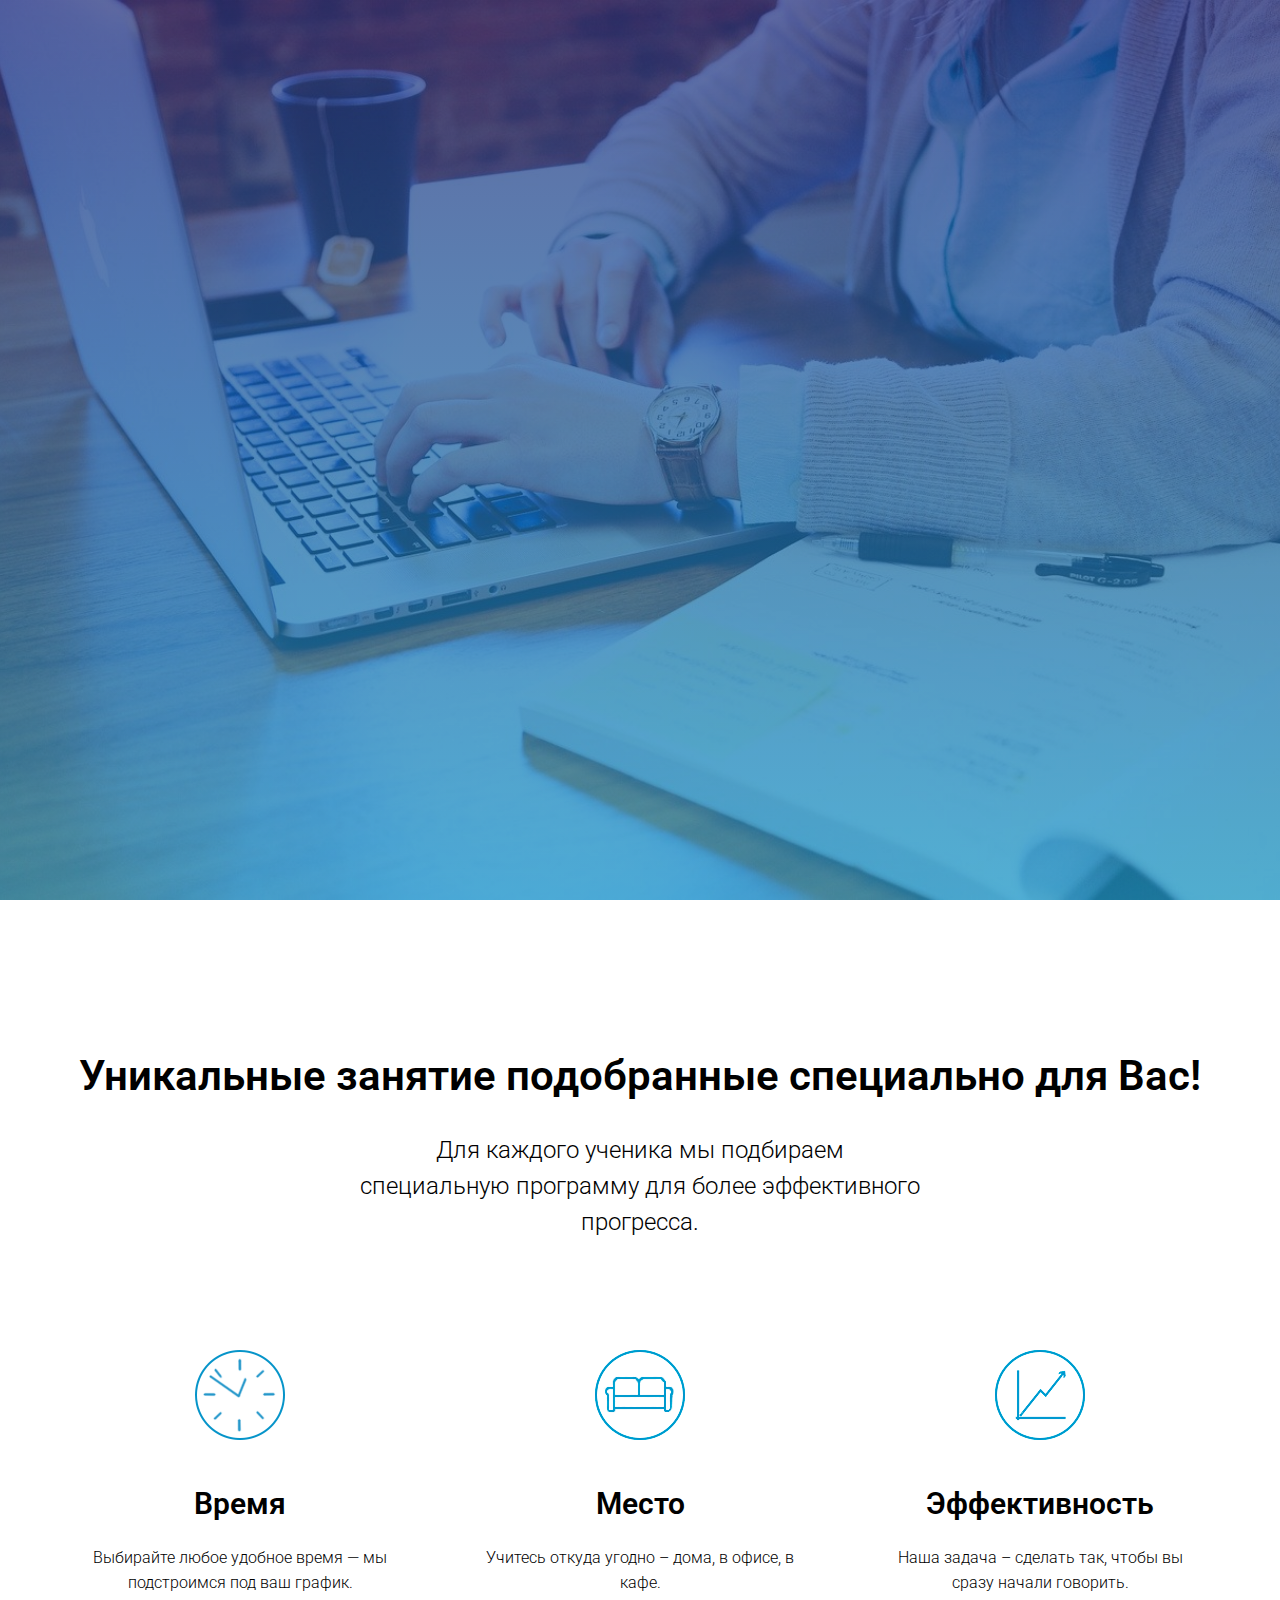
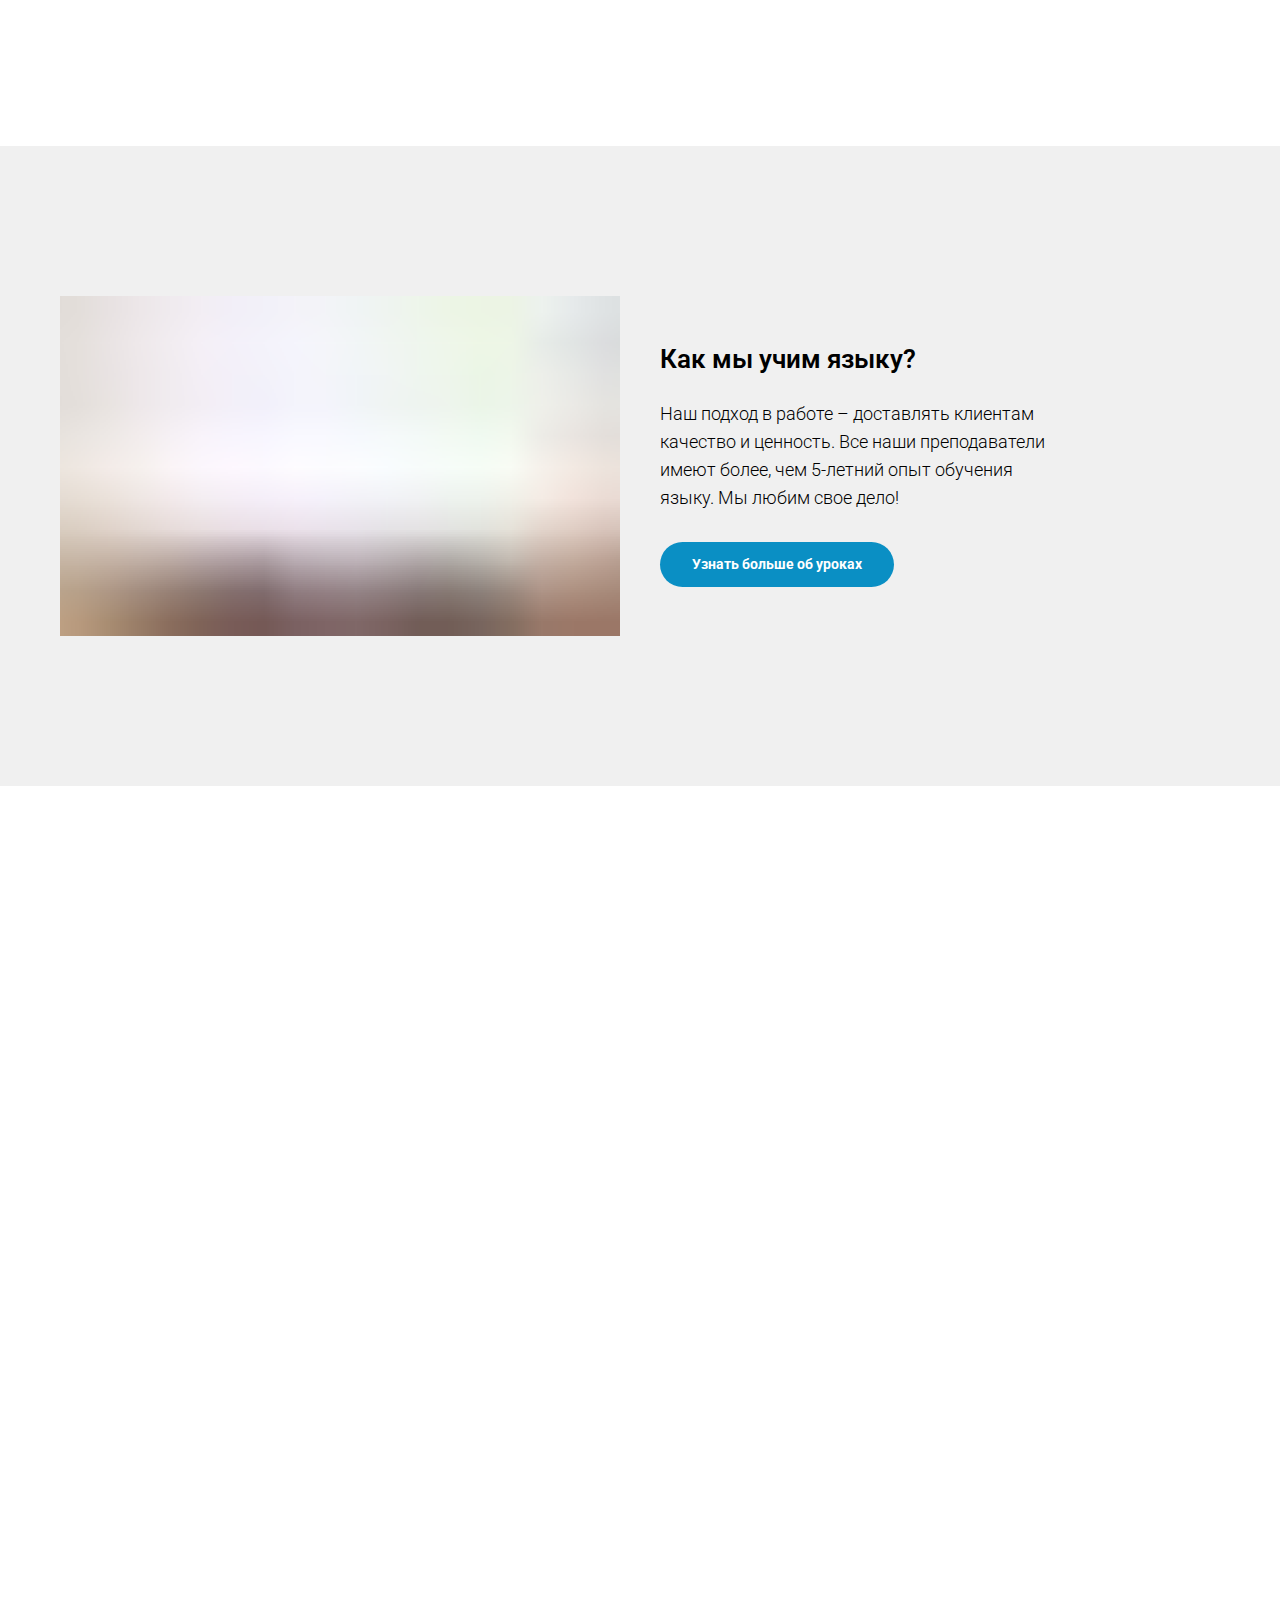
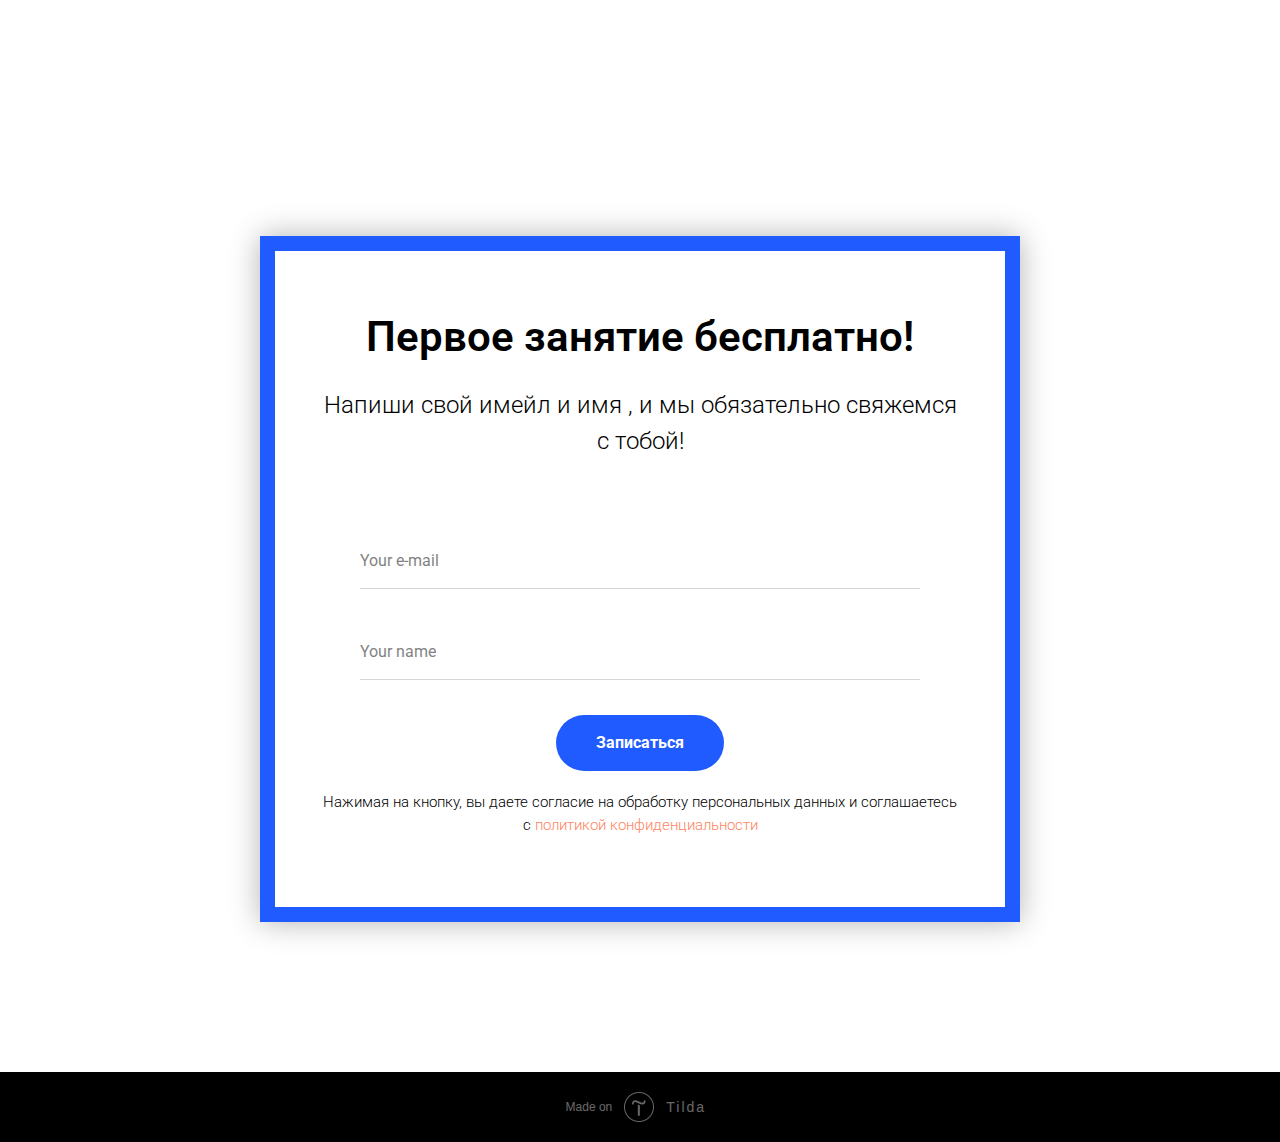
<file: index.html>
<!DOCTYPE html><html> <head><meta charset="utf-8" /><meta http-equiv="Content-Type" content="text/html; charset=utf-8" /><meta name="viewport" content="width=device-width, initial-scale=1.0" /><!--metatextblock--><title>Лендинг для языковой школы</title><meta name="description" content="Сделайте эффективный лендинг своему бизнесу" /><meta property="og:url" content="http://project3663148.tilda.ws" /><meta property="og:title" content="Лендинг для языковой школы" /><meta property="og:description" content="Сделайте эффективный лендинг своему бизнесу" /><meta property="og:type" content="website" /><meta property="og:image" content="images/tild3166-3561-4462-b935-336232653938__-__resize__504x__student-849825_1280.jpg" /><link rel="canonical" href="http://project3663148.tilda.ws"><!--/metatextblock--><meta property="fb:app_id" content="257953674358265" /><meta name="format-detection" content="telephone=no" /><meta http-equiv="x-dns-prefetch-control" content="on"><link rel="shortcut icon" href="images/tildafavicon.ico" type="image/x-icon" /><!-- Assets --><link rel="stylesheet" href="css/tilda-grid-3.0.min.css" type="text/css" media="all" /><link rel="stylesheet" href="css/tilda-blocks-2.12.css?t=1612958547" type="text/css" media="all" /> <link rel="stylesheet" href="css/tilda-animation-1.0.min.css" type="text/css" media="all" /><script src="js/jquery-1.10.2.min.js"></script><script src="js/tilda-scripts-2.8.min.js"></script><script src="js/tilda-blocks-2.7.js?t=1612958547"></script> <script src="js/lazyload-1.3.min.js" charset="utf-8"></script><script src="js/tilda-animation-1.0.min.js" charset="utf-8"></script><script src="js/tilda-forms-1.0.min.js" charset="utf-8"></script><script type="text/javascript">window.dataLayer = window.dataLayer || [];</script><script type="text/javascript">if((/bot|google|yandex|baidu|bing|msn|duckduckbot|teoma|slurp|crawler|spider|robot|crawling|facebook/i.test(navigator.userAgent))===false && typeof(sessionStorage)!='undefined' && sessionStorage.getItem('visited')!=='y'){	var style=document.createElement('style');	style.type='text/css';	style.innerHTML='@media screen and (min-width: 980px) {.t-records {opacity: 0;}.t-records_animated {-webkit-transition: opacity ease-in-out .2s;-moz-transition: opacity ease-in-out .2s;-o-transition: opacity ease-in-out .2s;transition: opacity ease-in-out .2s;}.t-records.t-records_visible {opacity: 1;}}';	document.getElementsByTagName('head')[0].appendChild(style);	$(document).ready(function() {	$('.t-records').addClass('t-records_animated');	setTimeout(function(){ $('.t-records').addClass('t-records_visible'); sessionStorage.setItem('visited','y');	},400);	});
}</script></head><body class="t-body" style="margin:0;"><!--allrecords--><div id="allrecords" data-tilda-export="yes" class="t-records" data-hook="blocks-collection-content-node" data-tilda-project-id="3663148" data-tilda-page-id="17212604" data-tilda-formskey="04e3179f92424dcc54594510d69c7e95" data-tilda-lazy="yes"><div id="rec279437797" class="r t-rec t-rec_pb_0" style="padding-bottom:0px; " data-record-type="205" ><!-- cover --><div class="t-cover" id="recorddiv279437797" bgimgfield="img" style="height:100vh; background-image:url('images/tild3166-3561-4462-b935-336232653938__-__resize__20x__student-849825_1280.jpg');" ><div class="t-cover__carrier" id="coverCarry279437797" data-content-cover-id="279437797" data-content-cover-bg="images/tild3166-3561-4462-b935-336232653938__student-849825_1280.jpg" data-content-cover-height="100vh" data-content-cover-parallax="fixed" style="height:100vh; "></div> <div class="t-cover__filter" style="height:100vh;background-image: -moz-linear-gradient(top, rgba(26,40,120,0.70), rgba(10,143,196,0.70));background-image: -webkit-linear-gradient(top, rgba(26,40,120,0.70), rgba(10,143,196,0.70));background-image: -o-linear-gradient(top, rgba(26,40,120,0.70), rgba(10,143,196,0.70));background-image: -ms-linear-gradient(top, rgba(26,40,120,0.70), rgba(10,143,196,0.70));background-image: linear-gradient(top, rgba(26,40,120,0.70), rgba(10,143,196,0.70));filter: progid:DXImageTransform.Microsoft.gradient(startColorStr='#4c1a2878', endColorstr='#4c0a8fc4');"></div><div class="t-container"> <div class="t-width t-width_10" style="margin:0 auto;"><div class="t-cover__wrapper t-valign_middle" style="height:100vh; position: relative;z-index:1;"> <div class="t182"> <div data-hook-content="covercontent"> <div class="t182__wrapper"> <div class="t182__title t-title t-title_xl t-animate" data-animate-style="zoomin" data-animate-group="yes" style="opacity:1;" field="title">Онлайн школа анлийского hofnet</div> <div class="t182__descr t-descr t-descr_lg t-animate" data-animate-style="zoomin" data-animate-group="yes" style="font-weight:400;opacity:1;" field="descr">Узучайте английский когда угодно и где угодно. Пробное занятие - бесплатно!</div> <div class="t182__buttons"> <a href="#rec279437803" target="" class="t-btn t-animate" data-animate-style="zoomin" data-animate-group="yes" style="color:#0a8fc4;background-color:#ffffff;border-radius:30px; -moz-border-radius:30px; -webkit-border-radius:30px;"><table style="width:100%; height:100%;"><tr><td>Попробовать бесплатно</td></tr></table></a> </div> </div> </div> </div> </div> </div> </div> </div> <style>#rec279437797 .t-btn[data-btneffects-first],
#rec279437797 .t-btn[data-btneffects-second],
#rec279437797 .t-submit[data-btneffects-first],
#rec279437797 .t-submit[data-btneffects-second] {	position: relative; overflow: hidden; -webkit-transform: translate3d(0,0,0); transform: translate3d(0,0,0);
}</style><script type="text/javascript">$(document).ready(function() {
});</script></div><div id="rec279437798" class="r t-rec t-rec_pt_150 t-rec_pb_150" style="padding-top:150px;padding-bottom:150px; " data-record-type="490" ><!-- t490 --><div class="t490"><div class="t-section__container t-container"><div class="t-col t-col_12"><div class="t-section__topwrapper t-align_center"><div class="t-section__title t-title t-title_xs" field="btitle"><div style="line-height:52px;" data-customstyle="yes">Уникальные занятие подобранные специально для Вас!<br /></div></div><div class="t-section__descr t-descr t-descr_xl t-margin_auto" field="bdescr">Для каждого ученика мы подбираем специальную программу для более эффективного прогресса.<br /></div></div></div></div><div class="t-container"> <div class="t490__col t-col t-col_4 t-align_center t-item"> <img src="images/tild3763-3665-4462-b539-613766646438__-__empty__timel.png" data-original="images/tild3763-3665-4462-b539-613766646438__timel.png" class="t490__img t-img" imgfield="li_img__1476968690512" /> <div class="t490__wrappercenter "> <div class="t-heading t-heading_md" style="" field="li_title__1476968690512">Время</div> <div class="t-descr t-descr_xs" style="" field="li_descr__1476968690512">Выбирайте любое удобное время — мы подстроимся под ваш график.</div> </div> </div> <div class="t490__col t-col t-col_4 t-align_center t-item"> <img src="images/tild3637-3434-4532-a230-333937333531__-__empty__placel.png" data-original="images/tild3637-3434-4532-a230-333937333531__placel.png" class="t490__img t-img" imgfield="li_img__1476968700508" /> <div class="t490__wrappercenter "> <div class="t-heading t-heading_md" style="" field="li_title__1476968700508">Место</div> <div class="t-descr t-descr_xs" style="" field="li_descr__1476968700508">Учитесь откуда угодно – дома, в офисе, в кафе.<br /></div> </div> </div> <div class="t490__col t-col t-col_4 t-align_center t-item"> <img src="images/tild6662-3061-4133-a163-613332643866__-__empty__effiencyl.png" data-original="images/tild6662-3061-4133-a163-613332643866__effiencyl.png" class="t490__img t-img" imgfield="li_img__1476968722790" /> <div class="t490__wrappercenter "> <div class="t-heading t-heading_md" style="" field="li_title__1476968722790">Эффективность</div> <div class="t-descr t-descr_xs" style="" field="li_descr__1476968722790">Наша задача – сделать так, чтобы вы сразу начали говорить.<br /></div> </div> </div></div></div></div><div id="rec279437799" class="r t-rec t-rec_pt_150 t-rec_pb_150" style="padding-top:150px;padding-bottom:150px;background-color:#f0f0f0; " data-record-type="509" data-bg-color="#f0f0f0"><!-- t509 --><div class="t509"><div class="t-container"><div class="t509__colwrapper t-col t-col_12 "> <div class="t509__col t-col t-col_6 t509__mobileimg"><div class="t509__blockimg t-bgimg" bgimgfield="li_img__1476897695209" data-original="images/tild6266-3934-4139-b061-346430376162__literature-3033196_6.jpg" style="background-image:url('images/tild6266-3934-4139-b061-346430376162__-__resizeb__20x__literature-3033196_6.jpg');" data-image-width="560" data-image-height="340"></div></div><div class="t509__col t-col t-col_6 t509__leftcol t509__desktopimg"><div class="t509__imgwrapper" style=""> <meta itemprop="image" content="images/tild6266-3934-4139-b061-346430376162__-__resizeb__20x__literature-3033196_6.jpg"><div class="t509__blockimg t-bgimg" bgimgfield="li_img__1476897695209" data-original="images/tild6266-3934-4139-b061-346430376162__literature-3033196_6.jpg" style="background-image:url('images/tild6266-3934-4139-b061-346430376162__-__resizeb__20x__literature-3033196_6.jpg');" data-image-width="560" data-image-height="340"></div></div></div><div class="t509__col t-col t-col_6 t509__rightcol"><div class="t509__textwrapper t-align_left" style="max-width:400px;"><div class="t509__content t-valign_middle"><div class="t509__box"><div class="t509__title t-heading t-heading_xs t-margin_auto" field="li_title__1476897695209" style="">Как мы учим языку?</div><div class="t509__descr t-descr t-descr_sm t-margin_auto" field="li_descr__1476897695209" style="">Наш подход в работе – доставлять клиентам качество и ценность. Все наши преподаватели имеют более, чем 5-летний опыт обучения языку. Мы любим свое дело!<br /></div><a href="#rec279437803" target="" class="t-btn t-btn_sm" style="color:#ffffff;background-color:#0a8fc4;border-radius:30px; -moz-border-radius:30px; -webkit-border-radius:30px;"><table style="width:100%; height:100%;"><tr><td>Узнать больше об уроках</td></tr></table></a></div></div></div></div></div></div></div><script type="text/javascript"> $(window).resize(function() { t509_setHeight('279437799'); }); $(document).ready(function() { t509_setHeight('279437799'); $('.t509').bind('displayChanged',function(){ t509_setHeight('279437799'); }); });</script></div><div id="rec279437800" class="r t-rec t-rec_pt_150 t-rec_pb_150" style="padding-top:150px;padding-bottom:150px; " data-record-type="490" ><!-- t490 --><div class="t490"><div class="t-section__container t-container"><div class="t-col t-col_12"><div class="t-section__topwrapper t-align_center"><div class="t-section__title t-title t-title_xs" field="btitle">Начать учить английский просто</div></div></div></div><div class="t-container"> <div class="t490__col t-col t-col_4 t-align_center t-item"> <img src="images/tild6138-3232-4130-b962-653230666161__-__empty__111.png" data-original="images/tild6138-3232-4130-b962-653230666161__111.png" class="t490__img t-img" imgfield="li_img__1476968690512" /> <div class="t490__wrappercenter "> <div class="t-name t-name_xl" style="" field="li_title__1476968690512">Выбор преподавателя</div> <div class="t-descr t-descr_xs" style="" field="li_descr__1476968690512">Все наши преподаватели — дипломированные специалисты с многолетним опытом обучения.<br /></div> </div> </div> <div class="t490__col t-col t-col_4 t-align_center t-item"> <img src="images/tild3364-3363-4531-a436-383463653465__-__empty__222.png" data-original="images/tild3364-3363-4531-a436-383463653465__222.png" class="t490__img t-img" imgfield="li_img__1476968700508" /> <div class="t490__wrappercenter "> <div class="t-name t-name_xl" style="" field="li_title__1476968700508">Первый урок бесплатно</div> <div class="t-descr t-descr_xs" style="" field="li_descr__1476968700508">Получите личную консультацию от преподавателя в течение 30 минут совершенно бесплатно.<br /></div> </div> </div> <div class="t490__col t-col t-col_4 t-align_center t-item"> <img src="images/tild6636-3838-4531-b333-383538323961__-__empty__333.png" data-original="images/tild6636-3838-4531-b333-383538323961__333.png" class="t490__img t-img" imgfield="li_img__1476968722790" /> <div class="t490__wrappercenter "> <div class="t-name t-name_xl" style="" field="li_title__1476968722790">Диплом</div> <div class="t-descr t-descr_xs" style="" field="li_descr__1476968722790">В конце обучения вы сдаете экзамен, и вам выдается диплом об окончании.</div> </div> </div></div><div class="t-section__container t-container"><div class="t-col t-col_12"><div class="t-section__bottomwrapper t-clear t-align_center "><a href="#rec279437803" target="" class="t-btn" style="color:#0a8fc4;border:2px solid #0a8fc4;border-radius:30px; -moz-border-radius:30px; -webkit-border-radius:30px;"><table style="width:100%; height:100%;"><tr><td>Попробовать бесплатно</td></tr></table></a></div></div></div> </div></div><div id="rec279437803" class="r t-rec t-rec_pt_150 t-rec_pb_150" style="padding-top:150px;padding-bottom:150px; " data-animationappear="off" data-record-type="696" ><!-- t696 --><div class="t696"><div class="t-container"> <div class="t-width t-width_8 t696__mainblock"> <div class="t696__mainwrapper"> <div class="t696__content" style=" border-width: 15px; box-shadow: 0px 0px 29px 0px rgba(0, 0, 0, 0.3);"> <div class="t696__text-wrapper t-align_center"> <div class="t696__title t-title t-title_xs t-margin_auto" style="" field="title">Первое занятие бесплатно!</div> <div class="t696__descr t-descr t-descr_xl t-margin_auto" style="" field="descr">Напиши свой имейл и имя , и мы обязательно свяжемся с тобой!</div> </div> <div> <form id="form279437803" name='form279437803' role="form" action='' method='POST' data-formactiontype="0" data-inputbox=".t-input-group" class="t-form js-form-proccess t-form_inputs-total_2 t-form_bbonly " data-success-callback="t696_onSuccess" > <!-- NO ONE SERVICES CONNECTED --> <input type="hidden" name="tildaspec-formname" tabindex="-1" value="last"> <div class="js-successbox t-form__successbox t-text t-text_md" style="display:none;"></div> <div class="t-form__inputsbox"> <div class="t-input-group t-input-group_em" data-input-lid="1495629963726"> <div class="t-input-block"> <input type="text" name="Email" class="t-input js-tilda-rule t-input_bbonly" value="" placeholder="Your e-mail" data-tilda-req="1" data-tilda-rule="email" style="color:#000000; border:1px solid #d6d6d6; "> <div class="t-input-error"></div> </div> </div> <div class="t-input-group t-input-group_nm" data-input-lid="1495630353482"> <div class="t-input-block"> <input type="text" name="Name" class="t-input js-tilda-rule t-input_bbonly" value="" placeholder="Your name" data-tilda-rule="name" style="color:#000000; border:1px solid #d6d6d6; "> <div class="t-input-error"></div> </div> </div><div class="t-form__errorbox-middle"> <div class="js-errorbox-all t-form__errorbox-wrapper" style="display:none;"> <div class="t-form__errorbox-text t-text t-text_md"> <p class="t-form__errorbox-item js-rule-error js-rule-error-all"></p> <p class="t-form__errorbox-item js-rule-error js-rule-error-req"></p> <p class="t-form__errorbox-item js-rule-error js-rule-error-email"></p> <p class="t-form__errorbox-item js-rule-error js-rule-error-name"></p> <p class="t-form__errorbox-item js-rule-error js-rule-error-phone"></p> <p class="t-form__errorbox-item js-rule-error js-rule-error-minlength"></p> <p class="t-form__errorbox-item js-rule-error js-rule-error-string"></p> </div> </div></div> <div class="t-form__submit"> <button type="submit" class="t-submit" style="color:#ffffff;background-color:#1f5bff;border-radius:30px; -moz-border-radius:30px; -webkit-border-radius:30px;" >Записаться</button> </div> </div> <div class="t-form__errorbox-bottom"> <div class="js-errorbox-all t-form__errorbox-wrapper" style="display:none;"> <div class="t-form__errorbox-text t-text t-text_md"> <p class="t-form__errorbox-item js-rule-error js-rule-error-all"></p> <p class="t-form__errorbox-item js-rule-error js-rule-error-req"></p> <p class="t-form__errorbox-item js-rule-error js-rule-error-email"></p> <p class="t-form__errorbox-item js-rule-error js-rule-error-name"></p> <p class="t-form__errorbox-item js-rule-error js-rule-error-phone"></p> <p class="t-form__errorbox-item js-rule-error js-rule-error-minlength"></p> <p class="t-form__errorbox-item js-rule-error js-rule-error-string"></p> </div> </div> </div> </form><style>#rec279437803 input::-webkit-input-placeholder {color:#000000; opacity: 0.5;}	#rec279437803 input::-moz-placeholder {color:#000000; opacity: 0.5;}	#rec279437803 input:-moz-placeholder {color:#000000; opacity: 0.5;}	#rec279437803 input:-ms-input-placeholder {color:#000000; opacity: 0.5;}	#rec279437803 textarea::-webkit-input-placeholder {color:#000000; opacity: 0.5;}	#rec279437803 textarea::-moz-placeholder {color:#000000; opacity: 0.5;}	#rec279437803 textarea:-moz-placeholder {color:#000000; opacity: 0.5;}	#rec279437803 textarea:-ms-input-placeholder {color:#000000; opacity: 0.5;}</style> </div> <div class="t696__form-bottom-text t-text t-text_xs t-align_center" field="text">Нажимая на кнопку, вы даете согласие на обработку персональных данных и соглашаетесь c <a href="policy.html" style="">политикой конфиденциальности</a></div> </div></div> </div></div></div><style>#rec279437803 .t-btn[data-btneffects-first],
#rec279437803 .t-btn[data-btneffects-second],
#rec279437803 .t-submit[data-btneffects-first],
#rec279437803 .t-submit[data-btneffects-second] {	position: relative; overflow: hidden; -webkit-transform: translate3d(0,0,0); transform: translate3d(0,0,0);
}</style><script type="text/javascript">$(document).ready(function() {
});</script></div></div><!--/allrecords--><!-- Tilda copyright. Don't remove this line --><div class="t-tildalabel " id="tildacopy" data-tilda-sign="3663148#17212604"><a href="https://tilda.cc/?upm=3663148" class="t-tildalabel__link"><div class="t-tildalabel__wrapper"><div class="t-tildalabel__txtleft">Made on </div><div class="t-tildalabel__wrapimg"><img src="images/tildacopy.png" class="t-tildalabel__img"></div><div class="t-tildalabel__txtright">Tilda</div></div></a></div><!-- Stat --><script type="text/javascript">if (! window.mainTracker) { window.mainTracker = 'tilda'; }	(function (d, w, k, o, g) { var n=d.getElementsByTagName(o)[0],s=d.createElement(o),f=function(){n.parentNode.insertBefore(s,n);}; s.type = "text/javascript"; s.async = true; s.key = k; s.id = "tildastatscript"; s.src=g; if (w.opera=="[object Opera]") {d.addEventListener("DOMContentLoaded", f, false);} else { f(); } })(document, window, 'cd2d243b15a958b6b10a6031ef637e96','script','https://static.tildacdn.com/js/tildastat-0.2.min.js');</script></body></html>
</file>
<file: css/tilda-blocks-2.12.css>
@import url(https://fonts.googleapis.com/css?family=Roboto:300,400,500,600,700&subset=latin,cyrillic);.t-body{margin:0}#allrecords{-webkit-font-smoothing:antialiased;background-color:none}#allrecords a{color:#ff8562;text-decoration:none}#allrecords a[href^=tel]{color:inherit;text-decoration:none}#allrecords ol{padding-left:22px}#allrecords ul{padding-left:20px}#allrecords b,#allrecords strong{font-weight:700}@media print{body,html{min-width:1200px;max-width:1200px;padding:0;margin:0 auto;border:none}}.t-text{font-family:'Roboto',Arial,sans-serif;font-weight:300;color:#000}.t-text_xs{font-size:15px;line-height:1.55}.t-text_sm{font-size:18px;line-height:1.55}.t-text_md{font-size:20px;line-height:1.55}.t-text_lg{font-size:22px;line-height:1.55}.t-text_weight_plus{font-weight:400}.t-text-impact{font-family:'Roboto',Arial,sans-serif;font-weight:300;color:#000}.t-text-impact_xs{font-size:26px;line-height:1.5}.t-text-impact_sm{font-size:32px;line-height:1.35}.t-text-impact_md{font-size:38px;line-height:1.35}.t-text-impact_lg{font-size:42px;line-height:1.23}.t-name{font-family:'Roboto',Arial,sans-serif;font-weight:600;color:#000}.t-name_xs{font-size:16px;line-height:1.35}.t-name_sm{font-size:18px;line-height:1.35}.t-name_md{font-size:20px;line-height:1.35}.t-name_lg{font-size:22px;line-height:1.35}.t-name_xl{font-size:24px;line-height:1.35}.t-heading{font-family:'Roboto',Arial,sans-serif;font-weight:600;color:#000}.t-heading_xs{font-size:26px;line-height:1.23}.t-heading_sm{font-size:28px;line-height:1.17}.t-heading_md{font-size:30px;line-height:1.17}.t-heading_lg{font-size:32px;line-height:1.17}.t-title{font-family:'Roboto',Arial,sans-serif;font-weight:600;color:#000}.t-title_xxs{font-size:36px;line-height:1.23}.t-title_xs{font-size:42px;line-height:1.23}.t-title_sm{font-size:48px;line-height:1.23}.t-title_md{font-size:52px;line-height:1.23}.t-title_lg{font-size:64px;line-height:1.23}.t-title_xl{font-size:72px;line-height:1.17}.t-title_xxl{font-size:82px;line-height:1.17}.t-descr{font-family:'Roboto',Arial,sans-serif;font-weight:300;color:#000}.t-descr_xxs{font-size:14px;line-height:1.55}.t-descr_xs{font-size:16px;line-height:1.55}.t-descr_sm{font-size:18px;line-height:1.55}.t-descr_md{font-size:20px;line-height:1.55}.t-descr_lg{font-size:22px;line-height:1.55}.t-descr_xl{font-size:24px;line-height:1.5}.t-descr_xxl{font-size:26px;line-height:1.45}.t-descr_xxxl{font-size:30px;line-height:1.45;letter-spacing:.45}.t-uptitle{font-family:'Roboto',Arial,sans-serif;font-weight:600;color:#000;letter-spacing:2.5px}.t-uptitle_xs{font-size:12px}.t-uptitle_sm{font-size:14px}.t-uptitle_md{font-size:16px}.t-uptitle_lg{font-size:18px}.t-uptitle_xl{font-size:20px;letter-spacing:2px}.t-uptitle_xxl{font-size:22px;letter-spacing:2px}.t-uptitle_xxxl{font-size:24px;letter-spacing:2px}@media screen and (max-width:1200px){.t-text_xs{font-size:14px}.t-text_sm{font-size:16px}.t-text_md{font-size:18px}.t-text_lg{font-size:20px}.t-text-impact_md{font-size:30px}.t-descr_xxs{font-size:12px}.t-descr_xs{font-size:14px}.t-descr_sm{font-size:16px}.t-descr_md{font-size:18px}.t-descr_lg{font-size:20px}.t-descr_xl{font-size:22px}.t-descr_xxl{font-size:22px}.t-descr_xxxl{font-size:26px}.t-uptitle_md{font-size:14px}.t-uptitle_lg{font-size:16px}.t-uptitle_xl{font-size:18px}.t-uptitle_xxl{font-size:20px}.t-uptitle_xxxl{font-size:22px}.t-title_xxs{font-size:32px}.t-title_xs{font-size:38px}.t-title_sm{font-size:44px}.t-title_md{font-size:48px}.t-title_lg{font-size:60px}.t-title_xl{font-size:68px}.t-title_xxl{font-size:78px}.t-name_xs{font-size:14px}.t-name_sm{font-size:16px}.t-name_md{font-size:18px}.t-name_lg{font-size:20px}.t-name_xl{font-size:22px}.t-heading_xs{font-size:24px}.t-heading_sm{font-size:26px}.t-heading_md{font-size:28px}.t-heading_lg{font-size:30px}}@media screen and (max-width:640px){.t-text_xs{font-size:12px;line-height:1.45}.t-text_sm{font-size:14px;line-height:1.45}.t-text_md{font-size:16px;line-height:1.45}.t-text_lg{font-size:18px;line-height:1.45}.t-text-impact_sm{font-size:22px}.t-text-impact_md{font-size:26px}.t-text-impact_lg{font-size:28px}.t-descr_xs{font-size:12px;line-height:1.45}.t-descr_sm{font-size:14px;line-height:1.45}.t-descr_md{font-size:16px;line-height:1.45}.t-descr_lg{font-size:18px;line-height:1.45}.t-descr_xl{font-size:20px;line-height:1.4}.t-descr_xxl{font-size:20px}.t-descr_xxxl{font-size:22px}.t-uptitle_xs{font-size:10px}.t-uptitle_sm{font-size:10px}.t-uptitle_md{font-size:12px}.t-uptitle_lg{font-size:14px}.t-uptitle_xl{font-size:16px}.t-uptitle_xxl{font-size:18px}.t-uptitle_xxxl{font-size:20px}.t-title_xxs{font-size:28px}.t-title_xs{font-size:30px}.t-title_sm{font-size:30px}.t-title_md{font-size:30px}.t-title_lg{font-size:30px}.t-title_xl{font-size:32px}.t-title_xxl{font-size:36px}.t-name_xs{font-size:12px}.t-name_sm{font-size:14px}.t-name_md{font-size:16px}.t-name_lg{font-size:18px}.t-name_xl{font-size:20px}.t-heading_xs{font-size:22px}.t-heading_sm{font-size:24px}.t-heading_md{font-size:24px}.t-heading_lg{font-size:26px}}@media screen and (max-width:480px){.t-title_xl{font-size:30px}.t-title_xxl{font-size:30px}}.t-records{-webkit-font_smoothing:antialiased;background-color:none}.t-records a{color:#ff8562;text-decoration:none}.t-records a[href^=tel]{color:inherit;text-decoration:none}.t-records ol{padding-left:22px;margin-top:0;margin-bottom:10px}.t-records ul{padding-left:20px;margin-top:0;margin-bottom:10px}.t-cover{height:700px;width:100%;-webkit-background-size:cover;-moz-background-size:cover;-o-background-size:cover;background-size:cover;background-color:#000;background-repeat:no-repeat;background-position:center center;text-align:center;vertical-align:middle;position:relative;background-attachment:fixed;overflow:hidden}.t-cover__carrier{height:700px;width:100%;background-size:cover;-webkit-background-size:cover;-moz-background-size:cover;-o-background-size:cover;background-repeat:no-repeat;background-position:center center;text-align:center;vertical-align:middle;position:relative;background-attachment:fixed;transform:translate3d(0,0,0);-webkit-transform:translate3d(0,0,0);-moz-transform:unset}@supports (-ms-ime-align:auto){.t-cover__carrier{transform:unset}}.t-cover__carrier.loading{opacity:0}.t-cover__carrier[data-content-cover-bg=""].loading{opacity:1!important}.t-cover__carrier.loaded{opacity:1;transition:opacity 700ms}@media screen and (max-device-width:1024px){.t-cover{background-attachment:scroll}.t-cover__carrier{background-attachment:scroll}}@media print{.t-cover{background-attachment:scroll}.t-cover__carrier{background-attachment:scroll}}.t-cover__filter{height:700px;width:100%;position:absolute;top:0;left:0}.t-cover .t-container,.t-cover .t-container_100,.t-cover .t-container_10,.t-cover .t-container_8{position:absolute;top:0;left:0;bottom:0;right:0}.t-cover__wrapper{height:700px;display:table-cell;width:1200px}.t-cover__wrapper span.space{display:inline-block;height:100%;width:1px}@media screen and (max-width:640px){.t-cover{height:400px;background-attachment:fixed}.t-cover__carrier{background-attachment:scroll!important;background-size:cover;background-position:center center}.t-cover__filter{height:400px}.t-cover__wrapper{height:400px}}@-webkit-keyframes t-arrow-bottom{0%{-moz-transform:translateY(0);-ms-transform:translateY(0);-webkit-transform:translateY(0);-o-transform:translateY(0);transform:translateY(0)}50%{-moz-transform:translateY(-7px);-ms-transform:translateY(-7px);-webkit-transform:translateY(-7px);-o-transform:translateY(-7px);transform:translateY(-7px)}55%{-moz-transform:translateY(-7px);-ms-transform:translateY(-7px);-webkit-transform:translateY(-7px);-o-transform:translateY(-7px);transform:translateY(-7px)}100%{-moz-transform:translateY(0);-ms-transform:translateY(0);-webkit-transform:translateY(0);-o-transform:translateY(0);transform:translateY(0)}}@keyframes t-arrow-bottom{0%{-moz-transform:translateY(0);-ms-transform:translateY(0);-webkit-transform:translateY(0);-o-transform:translateY(0);transform:translateY(0)}50%{-moz-transform:translateY(-7px);-ms-transform:translateY(-7px);-webkit-transform:translateY(-7px);-o-transform:translateY(-7px);transform:translateY(-7px)}55%{-moz-transform:translateY(-7px);-ms-transform:translateY(-7px);-webkit-transform:translateY(-7px);-o-transform:translateY(-7px);transform:translateY(-7px)}100%{-moz-transform:translateY(0);-ms-transform:translateY(0);-webkit-transform:translateY(0);-o-transform:translateY(0);transform:translateY(0)}}.t-cover__arrow-wrapper_animated{animation:t-arrow-bottom 1.7s infinite ease}.t-cover__arrow{position:absolute;z-index:9;bottom:40px;right:0;left:0;text-align:center}.t-cover__arrow-wrapper{display:inline-block;-webkit-transition:all ease-in-out 0.2s;-moz-transition:all ease-in-out 0.2s;-o-transition:all ease-in-out 0.2s;transition:all ease-in-out 0.2s;cursor:pointer}.t-cover__arrow-wrapper:hover{opacity:.7}.t-cover__arrow-svg{fill:#fff}@media screen and (max-width:640px){.t-cover__arrow_mobile{-moz-transform:scale(.7);-ms-transform:scale(.7);-webkit-transform:scale(.7);-o-transform:scale(.7);transform:scale(.7)}.t-cover__arrow{bottom:14px}}.t-btn{display:inline-block;font-family:'Roboto',Arial,sans-serif;height:60px;border:0 none;font-size:16px;padding-left:60px;padding-right:60px;text-align:center;white-space:nowrap;vertical-align:middle;font-weight:700;background-image:none;cursor:pointer;-webkit-appearance:none;-webkit-user-select:none;-moz-user-select:none;-ms-user-select:none;-o-user-select:none;user-select:none;-webkit-box-sizing:border-box;-moz-box-sizing:border-box;box-sizing:border-box}.t-btn td{vertical-align:middle}.t-btn_sending{opacity:.5}@media screen and (max-width:640px){.t-btn{white-space:normal;padding-left:30px;padding-right:30px}}.t-btn_xs{height:35px;font-size:13px;padding-left:15px;padding-right:15px}.t-btn_sm{height:45px;font-size:14px;padding-left:30px;padding-right:30px}.t-btn_lg{height:60px;font-size:22px;padding-left:70px;padding-right:70px}.t-btn_xl{height:80px;font-size:26px;padding-left:80px;padding-right:80px}.t-btn_xxl{height:100px;font-size:30px;padding-left:90px;padding-right:90px}@media screen and (max-width:640px){.t-btn_sm{padding-left:20px;padding-right:20px}.t-btn_lg{font-size:18px;padding-left:40px;padding-right:40px}.t-btn_xl{font-size:22px;padding-left:50px;padding-right:50px}.t-btn_xxl{font-size:26px;padding-left:60px;padding-right:60px}}.t-submit{font-family:'Roboto',Arial,sans-serif;text-align:center;height:60px;border:0 none;font-size:16px;padding-left:60px;padding-right:60px;-webkit-appearance:none;font-weight:700;white-space:nowrap;background-image:none;cursor:pointer;margin:0;-webkit-box-sizing:border-box;-moz-box-sizing:border-box;box-sizing:border-box;outline:none;background:transparent}.t-submit_sending{opacity:.5}@media screen and (max-width:640px){.t-submit{white-space:normal;padding-left:30px;padding-right:30px}}.t-input{margin:0;font-family:'Roboto',Arial,sans-serif;font-size:100%;height:60px;padding:0 20px;font-size:16px;line-height:1.33;width:100%;border:0 none;-webkit-box-sizing:border-box;-moz-box-sizing:border-box;box-sizing:border-box;outline:none;-webkit-appearance:none;border-radius:0}.t-input::-moz-focus-inner{padding:0;border:0}.t-input_bbonly{outline:none;padding-left:0!important;padding-right:0!important;border-top:0!important;border-right:0!important;border-left:0!important;background-color:transparent!important;border-radius:0!important;border-bottom:1px solid}.t-input_pvis{padding:26px 20px 10px 20px}.t-input__vis-ph{font-size:16px;font-family:'Roboto',Arial,sans-serif;line-height:1;opacity:.5;position:absolute;left:20px;top:22px;height:16px;-webkit-transform:translateZ(0);transform:translateZ(0);-webkit-transition:transform 0.2s linear;transition:transform 0.2s linear;-webkit-transform-origin:left;transform-origin:left;pointer-events:none;white-space:nowrap}.t-input:focus~.t-input__vis-ph,.t-input_has-content+.t-input__vis-ph{-webkit-transform:translateY(-12px) scale(.7);transform:translateY(-12px) scale(.7)}.t-input:invalid{box-shadow:none}.t-input-group_cb div[data-customstyle=yes]{display:inline;vertical-align:middle}.t-form_bbonly .t-input__vis-ph{left:0px!important}.t-form_bbonly .js-error-control-box .t-input__vis-ph{left:10px!important}.t-input-group_ta textarea.t-input{resize:vertical}.t-select{width:100%;box-sizing:border-box;cursor:pointer;height:60px;padding:0 45px 0 20px;font-family:'Roboto',Arial,sans-serif;font-size:16px;line-height:1.33;outline:0;border:0;border-radius:0;background:transparent;-webkit-appearance:none;appearance:none;-moz-appearance:none}.t-select_bbonly{outline:none;padding-left:0!important;padding-right:0!important;border-top:0!important;border-right:0!important;border-left:0!important;background-color:transparent!important;border-radius:0!important}.t-select_bbonly option{color:#000;background-color:#fff}.t-select__wrapper{position:relative}.t-select__wrapper:after{content:' ';width:0;height:0;border-style:solid;border-width:6px 5px 0 5px;border-color:#000 transparent transparent transparent;position:absolute;right:20px;top:0;bottom:0;margin:auto;pointer-events:none}.t-select::-ms-expand{width:0;height:0;opacity:0}.t-select__wrapper_bbonly::after{right:0px!important}.t-checkbox__control{display:block;position:relative;cursor:pointer}.t-checkbox__control .t-checkbox{position:absolute;z-index:-1;opacity:0}.t-checkbox__indicator{position:relative;display:inline-block;vertical-align:middle;height:20px;width:20px;border:2px solid #000;box-sizing:border-box;margin-right:10px;-webkit-transition:all 0.2s;transition:all 0.2s;opacity:.6}.t-checkbox__indicator:after{content:'';position:absolute;display:none;left:6px;top:2px;width:3px;height:8px;border:solid #000;border-width:0 2px 2px 0;transform:rotate(45deg)}.t-checkbox__control .t-checkbox:checked~.t-checkbox__indicator{opacity:1}.t-checkbox__control .t-checkbox:checked~.t-checkbox__indicator:after{display:block}.t-checkbox__labeltext,.t-checkbox__labeltext div{display:inline}.t-checkboxes__wrapper .t-checkbox__control{margin:10px 0}.t-radio{position:absolute;z-index:-1;opacity:0}.t-radio__control{display:table;position:relative;cursor:pointer;margin:0 0 10px 0}.t-radio__control:first-child{margin:3px 0 10px 0}.t-radio__control:last-child{margin:0 0 0 0}.t-radio__indicator{position:relative;display:inline-block;vertical-align:middle;height:20px;width:20px;border-color:#000;border-style:solid;border-width:2px;box-sizing:border-box;border-radius:50%;margin-right:10px;-webkit-transition:all 0.2s;transition:all 0.2s;opacity:.6}.t-radio__indicator:after{content:'';width:10px;height:10px;background:#000;border-radius:50%;position:absolute;top:0;bottom:0;left:0;right:0;margin:auto;opacity:0;-webkit-transition:all 0.2s;transition:all 0.2s}.t-radio__control .t-radio:checked~.t-radio__indicator:after{opacity:1}.t-radio__control .t-radio:checked~.t-radio__indicator{opacity:1}.t-inputquantity{width:70px;text-align:center;margin-left:.5rem;margin-right:.5rem}.t-inputquantity__btn{font-size:26px;cursor:pointer;margin-left:.5rem;margin-right:.5rem;-webkit-user-select:none;-moz-user-select:none;-khtml-user-select:none;-ms-user-select:none}.t-form .uploadcare-widget-button{background:#333;font-family:'Roboto',Arial,sans-serif;line-height:1.4;font-size:14px}.t-form .uploadcare-widget-button:hover{background:#444}.t-input-title{display:block;vertical-align:middle;height:100%;padding-right:10px}.t-input-subtitle{display:block;vertical-align:middle;height:100%;padding-right:10px}.t-form__bottom-text{margin-top:30px;text-align:center}.t-input-error{display:none;color:red;font-family:'Roboto',Arial,sans-serif;font-size:13px;margin-top:5px}.t-form .js-error-control-box .t-input-error{display:block}.t-form .js-error-control-box .t-input:not(.t-input-phonemask),.t-form .js-error-control-box .t-checkbox__control,.t-form .js-error-control-box .t-checkboxes__wrapper,.t-form .js-error-control-box .t-select,.t-form .js-error-control-box .t-radio__wrapper,.t-form .js-error-control-box .uploadcare-widget{border:1px solid red!important}.t-form .js-error-control-box .t-checkboxes__wrapper,.t-form .js-error-control-box .t-radio__wrapper,.t-form .js-error-control-box .t-checkbox__control{padding:10px}.t-form .js-error-control-box .t-checkboxes__wrapper .t-checkbox__control{border:none!important;padding:0}.t-form .js-error-control-box .t-input.t-input_bbonly{padding-left:10px!important}.t-form__errorbox-bottom{display:none}.t-form__errorbox-wrapper{background:#F95D51;padding:10px;text-align:center;margin-bottom:20px;font-family:'Roboto',Arial,sans-serif}.t-form__errorbox-text{color:#fff;box-sizing:border-box;padding:0 10px 10px 10px;font-family:'Roboto',Arial,sans-serif}.t-form__errorbox-item{padding-top:10px;display:none;font-family:'Roboto',Arial,sans-serif}.t-form__successbox{text-align:center;background:#62C584;color:#fff;padding:20px;margin-bottom:20px;font-family:'Roboto',Arial,sans-serif}.t-form option{color:#000}@keyframes t-submit-spinner{to{transform:rotate(360deg)}}.t-form .t-submit{position:relative}.t-form .t-submit.t-btn_sending,.t-btn.t-btn_sending{color:transparent!important}.t-form .t-btn_sending:before,.t-btn.t-btn_sending:before{content:'';box-sizing:border-box;position:absolute;top:50%;left:50%;width:30px;height:30px;margin-top:-15px;margin-left:-15px;border-radius:50%;border:2px solid #ccc;border-top-color:#333;animation:t-submit-spinner .6s linear infinite}.t-btntext{font-family:'Roboto',Arial,sans-serif;color:#000;font-size:20px;line-height:1.55;font-weight:700;text-decoration:none;cursor:pointer;display:inline-block}.t-btntext_sm{font-size:16px}.t-btntext_lg{font-size:24px}.t-uppercase.t-btntext{font-size:16px}.t-uppercase.t-btntext_sm{font-size:14px}.t-uppercase.t-btntext_lg{font-size:20px}.t-btntext:after{content:"\00a0→";font-family:Arial,Helvetica,sans-serif}@media screen and (max-width:640px){.t-btntext_lg{font-size:20px}}@media screen and (max-width:1200px){.t-screenmin-1200px{display:none}}@media screen and (max-width:980px){.t-screenmin-980px{display:none}}@media screen and (max-width:640px){.t-screenmin-640px{display:none}}@media screen and (max-width:480px){.t-screenmin-480px{display:none}}@media screen and (max-width:320px){.t-screenmin-320px{display:none}}@media screen and (min-width:321px){.t-screenmax-320px{display:none}}@media screen and (min-width:481px){.t-screenmax-480px{display:none}}@media screen and (min-width:641px){.t-screenmax-640px{display:none}}@media screen and (min-width:981px){.t-screenmax-980px{display:none}}@media screen and (min-width:1201px){.t-screenmax-1200px{display:none}}.t-hidden{display:none}.t-opacity_50{filter:alpha(opacity=50);KHTMLOpacity:.5;MozOpacity:.5;opacity:.5}.t-opacity_70{filter:alpha(opacity=70);KHTMLOpacity:.7;MozOpacity:.7;opacity:.7}.t-uppercase{text-transform:uppercase}.t-align_center{text-align:center}.t-align_left{text-align:left}.t-align_right{text-align:right}.t-margin_auto{margin-left:auto;margin-right:auto}.t-valign_middle{vertical-align:middle}.t-valign_top{vertical-align:top}.t-valign_bottom{vertical-align:bottom}.t-margin_left_auto{margin-right:0;margin-left:auto}.yashare-style .b-share-btn__facebook,.yashare-style .b-share-btn__twitter,.yashare-style .b-share-btn__vkontakte{background-color:transparent!important}.yashare-style .b-share__link{-webkit-border-radius:0px!important;border-radius:0px!important}.yashare-style-black-white .b-share-btn__wrap{background-color:#000!important;padding:5px!important}.yashare-style-transp-white .b-share-btn__wrap{padding:5px!important}.yashare-style-transp-white .b-share-counter{color:#fff;font-weight:700}.yashare-style-white-black .b-share-btn__wrap{background-color:#fff!important;padding:5px!important}.yashare-style-white-black .b-share-icon{background-image:url(//static.tildacdn.com/img/b-share_counter_large_white.png)!important}.yashare-style-transp-black .b-share-btn__wrap{padding:5px!important}.yashare-style-transp-black .b-share-icon{background-image:url(//static.tildacdn.com/img/b-share_counter_large_white.png)!important}.yashare-style-transp-black .b-share-counter{color:#000;font-weight:700}.ya-share2 ul{padding-left:0px!important}.carousel{position:relative}.carousel ol{padding-left:0px!important}.carousel-inner{position:relative;width:100%;overflow:hidden}.carousel-inner>.item{position:relative;display:none;-webkit-transition:0.6s ease-in-out left;transition:0.6s ease-in-out left}.carousel-inner>.item>img,.carousel-inner>.item>a>img{display:block;height:auto;line-height:1}.carousel-inner .widthauto{width:auto;max-width:100%;vertical-align:middle}.carousel-inner>.active,.carousel-inner>.next,.carousel-inner>.prev{display:block}.carousel-inner>.active{left:0}.carousel-inner>.next,.carousel-inner>.prev{position:absolute;top:0;width:100%}.carousel-inner>.next{left:100%}.carousel-inner>.prev{left:-100%}.carousel-inner>.next.left,.carousel-inner>.prev.right{left:0}.carousel-inner>.active.left{left:-100%}.carousel-inner>.active.right{left:100%}.carousel-control{position:absolute;top:0;bottom:0;left:0;width:15%;opacity:.2;filter:alpha(opacity=20)}.carousel-control.right{right:0;left:auto}.carousel-control .carousel-control-left{position:absolute;top:48%;z-index:5;display:inline-block;left:20%;height:34px;width:21px;background:url(//static.tildacdn.com/img/aboutSliderControls.png) no-repeat}.carousel-control .carousel-control-left-white{position:absolute;top:48%;z-index:5;display:inline-block;left:20%;height:34px;width:21px;background:url(//static.tildacdn.com/img/aboutSliderControls_white.png) no-repeat}.carousel-control .carousel-control-right{position:absolute;top:48%;z-index:5;display:inline-block;right:20%;height:34px;width:21px;background:url(//static.tildacdn.com/img/aboutSliderControls.png) no-repeat;background-position:left bottom}.carousel-control .carousel-control-right-white{position:absolute;top:48%;z-index:5;display:inline-block;right:20%;height:34px;width:21px;background:url(//static.tildacdn.com/img/aboutSliderControls_white.png) no-repeat;background-position:left bottom}.carousel-indicators{position:absolute;bottom:10px;left:50%;z-index:15;width:60%;padding-left:0;margin-left:-30%;text-align:center;list-style:none}.carousel-indicators.dotsbottom{bottom:-60px}.carousel-indicators li{display:inline-block;width:10px;height:10px;margin:1px;margin-left:5px;margin-right:5px;text-indent:-999px;cursor:pointer;background-color:#000;border:none;border-radius:10px}.carousel-indicators .active{width:10px;height:10px;margin:0;margin-left:4px;margin-right:4px;border:1px solid #000;border-radius:10px;background-color:transparent}.carousel-indicators li.white{background-color:#fff}.carousel-indicators li.white.active{border:1px solid #fff;border-radius:10px;background-color:transparent}.carousel-caption-imgs h6{font-family:'Roboto',Arial,sans-serif;color:#000;font-weight:400;font-size:14px;line-height:28px;padding-top:28px;padding-bottom:0;text-align:center}.carousel-caption-imgs p{font-family:'Roboto',Arial,sans-serif;color:#000;font-size:14px;line-height:28px;padding-top:14px;padding-bottom:14px;text-align:center}.carousel-title{font-family:'Roboto',Arial,sans-serif;color:#000;font-size:18px;line-height:28px;padding-top:36px;padding-bottom:14px;text-align:center}.carousel-descr{font-family:'Roboto',Arial,sans-serif;color:#000;font-size:14px;line-height:28px;padding-top:14px;padding-bottom:14px;text-align:center}@media screen and (min-width:768px){.carousel-indicators{bottom:20px}}.clearfix:before,.clearfix:after{display:table;content:" "}.clearfix:after{clear:both}.center-block{display:block;margin-right:auto;margin-left:auto}@media screen and (max-width:960px){.carousel-control .carousel-control-left{left:10%}.carousel-control .carousel-control-left-white{left:10%}.carousel-control .carousel-control-right{right:10%}.carousel-control .carousel-control-right-white{right:10%}}.t-tildalabel{background-color:#000;color:#fff;width:100%;height:70px;font-family:Arial;font-size:14px}.t-tildalabel:hover .t-tildalabel__wrapper{opacity:1}.t-tildalabel_white{background-color:#fff;color:#000}.t-tildalabel_gray{background-color:#eee;color:#000}.t-tildalabel__wrapper{display:table;height:30px;width:270px;margin:0 auto;padding-top:20px;opacity:.4}.t-tildalabel__txtleft{display:table-cell;width:120px;height:30px;vertical-align:middle;text-align:right;padding-right:12px;font-weight:300;font-size:12px}.t-tildalabel__wrapimg{display:table-cell;width:30px;height:30px;vertical-align:middle}.t-tildalabel__img{width:30px;height:30px;vertical-align:middle}.t-tildalabel__txtright{display:table-cell;width:120px;height:30px;vertical-align:middle;padding-left:12px;font-weight:500;letter-spacing:2px}.t-tildalabel__link{color:#fff;text-decoration:none;vertical-align:middle}.t-tildalabel_white .t-tildalabel__link,.t-tildalabel_gray .t-tildalabel__link{color:#000}.t-tildalabel-free{padding:35px 0 45px;height:auto;text-align:center}.t-tildalabel-free__main{max-width:340px;display:block;margin:0 auto;line-height:1.4;letter-spacing:.2px;color:inherit;opacity:.4}.t-tildalabel-free__links-wr{display:table;margin:30px auto 0}.t-tildalabel-free__txt-link{display:table-cell;padding:0 15px;font-size:13px;text-decoration:none;color:inherit;opacity:.25}.t-tildalabel-free__txt-link:hover,.t-tildalabel-free__main:hover{opacity:1}@media screen and (max-width:640px){.t-tildalabel-free__txt-link{display:block;padding:5px 30px}.t-tildalabel-free__main{opacity:.7}.t-tildalabel-free__txt-link{opacity:.4}}.t-carousel{position:relative}.t-carousel__inner{position:relative;overflow:hidden;margin:0 auto}.t-carousel__slides{position:relative}.t-carousel__inner>.t-carousel__item{position:relative;display:none;-webkit-transition:0 ease-in-out left;-moz-transition:0 ease-in-out left;-o-transition:0 ease-in-out left;transition:0 ease-in-out left}.t-carousel__inner>.t-carousel__item.t-carousel__animation_fast{-webkit-transition:.3s ease-in-out left;-moz-transition:.3s ease-in-out left;-o-transition:.3s ease-in-out left;transition:.3s ease-in-out left}.t-carousel__inner>.t-carousel__item.t-carousel__animation_slow{-webkit-transition:.6s ease-in-out left;-moz-transition:.6s ease-in-out left;-o-transition:.6s ease-in-out left;transition:.6s ease-in-out left}.t-carousel__item__wrapper{position:relative;margin:0 auto}.t-carousel__item__img{background-size:contain;background-repeat:no-repeat;background-position:center;position:absolute;top:0;right:0;bottom:0;left:0}.t-carousel_cover .t-carousel__item__img{background-size:cover}.t-carousel__inner>.active,.t-carousel__inner>.next,.t-carousel__inner>.prev{display:block}.t-carousel__inner>.active{left:0}.t-carousel__inner>.next,.t-carousel__inner>.prev{position:absolute;top:0;width:100%}.t-carousel__inner>.next{left:100%}.t-carousel__inner>.prev{left:-100%}.t-carousel__inner>.next.left,.t-carousel__inner>.prev.right{left:0}.t-carousel__inner>.active.left{left:-100%}.t-carousel__inner>.active.right{left:100%}.t-carousel__arrows__container{position:absolute;top:0;left:0;right:0;bottom:0;margin:0 auto;pointer-events:none;filter:progid:DXImageTransform.Microsoft.AlphaImageLoader(src='[data-uri]',sizingMethod='scale');background:none!important}.t-carousel__arrow_outsidesmall .t-carousel__arrow__wrapper_left{left:16px}.t-carousel__arrow_outsidesmall .t-carousel__arrow__wrapper_right{right:16px}.t-carousel__arrow_outsidemiddle .t-carousel__arrow__wrapper_left{left:20px}.t-carousel__arrow_outsidemiddle .t-carousel__arrow__wrapper_right{right:20px}.t-carousel__control{position:absolute;top:0;bottom:0;left:0;width:15%;-webkit-transition:all ease-in-out 0.3s;-moz-transition:all ease-in-out 0.3s;-o-transition:all ease-in-out 0.3s;transition:all ease-in-out 0.3s;pointer-events:auto}.t-carousel__control:hover{opacity:.6}.t-carousel__arrow{width:34px;height:34px;background:transparent;-moz-transform:rotate(45deg);-ms-transform:rotate(45deg);-webkit-transform:rotate(45deg);-o-transform:rotate(45deg);transform:rotate(45deg)}.t-carousel__arrow.t-carousel__arrow_small{width:20px;height:20px}.t-carousel__arrow.t-carousel__arrow_large{width:54px;height:54px}.t-carousel__arrow__wrapper{-moz-transform:translateY(-50%);-ms-transform:translateY(-50%);-webkit-transform:translateY(-50%);-o-transform:translateY(-50%);transform:translateY(-50%);position:absolute;top:50%}.t-carousel__arrow__wrapper_left{left:30px}.t-carousel__arrow__wrapper_right{right:30px}.t-carousel__arrow_right{border-top:3px solid;border-right:3px solid}.t-carousel__arrow_right.t-carousel__arrow_light{border-top:1px solid;border-right:1px solid}.t-carousel__arrow_right.t-carousel__arrow_bold{border-top:6px solid;border-right:6px solid}.t-carousel__arrow_left{border-left:3px solid;border-bottom:3px solid}.t-carousel__arrow_left.t-carousel__arrow_light{border-left:1px solid;border-bottom:1px solid}.t-carousel__arrow_left.t-carousel__arrow_bold{border-left:6px solid;border-bottom:6px solid}.t-carousel__control.right{right:0;left:auto}@media screen and (max-width:768px){.t-carousel__control .t-carousel__arrow{width:12px;height:12px}.t-carousel-control{width:10%}.t-carousel__arrow__left{left:15px}.t-carousel__arrow__right{right:15px}}.t-carousel__indicators.carousel-indicators{z-index:15;text-align:center;list-style:none;position:relative;padding-left:0!important;margin:0 auto;padding:20px 0;bottom:auto;left:auto}.t-carousel__indicators.t-carousel__indicators_light{padding:15px 0 18px}.t-carousel__indicators.t-carousel__indicators_bold{padding:24px 0 21px}.t-carousel__indicators .t-carousel__indicator{display:inline-block;width:8px;height:8px;margin:0 6px;text-indent:-999px;cursor:pointer;background-color:#222;border:none;border-radius:10px;opacity:.4;-webkit-transition:.2s ease-in-out opacity;-moz-transition:.2s ease-in-out opacity;-o-transition:.2s ease-in-out opacity;transition:.2s ease-in-out opacity}@media screen and (max-width:640px){.t-carousel__indicators.carousel-indicators,.t-carousel__indicators.t-carousel__indicators_light,.t-carousel__indicators.t-carousel__indicators_bold{padding:15px 0}}.t-carousel__indicators.t-carousel__indicators_light .t-carousel__indicator{width:4px;height:4px;margin:0 5px}.t-carousel__indicators.t-carousel__indicators_bold .t-carousel__indicator{width:10px;height:10px;margin:0 6px}.t-carousel__indicators .t-carousel__indicator:hover{opacity:.8}.t-carousel__indicators .t-carousel__indicator.active{opacity:1}.t-carousel__indicators.t-carousel__indicators_inside{position:absolute;bottom:0;left:0;right:0}.t-carousel__caption-inside{display:none}.t-carousel__caption_wrapper{border-top:1px solid #eee;padding:14px 0}.t-carousel__descr{margin-top:5px;color:#777}.t-mbfix{opacity:.01;-webkit-transform:translateX(0);-ms-transform:translateX(0);transform:translateX(0);position:fixed;width:100%;height:500px;background-color:white;top:0;left:0;z-index:10000;-webkit-transition:all 0.1s ease;transition:all 0.1s ease}.t-mbfix_hide{-webkit-transform:translateX(3000px);-ms-transform:translateX(3000px);transform:translateX(3000px)}.r_anim{-webkit-transition:opacity 0.5s;transition:opacity 0.5s}.r_hidden{opacity:0}.r_showed{opacity:1}img:not([src]){visibility:hidden}.t-popup{display:none}.t-rec_pt_0{padding-top:0}.t-rec_pt_15{padding-top:15px}.t-rec_pt_30{padding-top:30px}.t-rec_pt_45{padding-top:45px}.t-rec_pt_60{padding-top:60px}.t-rec_pt_75{padding-top:75px}.t-rec_pt_90{padding-top:90px}.t-rec_pt_105{padding-top:105px}.t-rec_pt_120{padding-top:120px}.t-rec_pt_135{padding-top:135px}.t-rec_pt_150{padding-top:150px}.t-rec_pt_165{padding-top:165px}.t-rec_pt_180{padding-top:180px}.t-rec_pt_195{padding-top:195px}.t-rec_pt_210{padding-top:210px}.t-rec_pb_0{padding-bottom:0}.t-rec_pb_15{padding-bottom:15px}.t-rec_pb_30{padding-bottom:30px}.t-rec_pb_45{padding-bottom:45px}.t-rec_pb_60{padding-bottom:60px}.t-rec_pb_75{padding-bottom:75px}.t-rec_pb_90{padding-bottom:90px}.t-rec_pb_105{padding-bottom:105px}.t-rec_pb_120{padding-bottom:120px}.t-rec_pb_135{padding-bottom:135px}.t-rec_pb_150{padding-bottom:150px}.t-rec_pb_165{padding-bottom:165px}.t-rec_pb_180{padding-bottom:180px}.t-rec_pb_195{padding-bottom:195px}.t-rec_pb_210{padding-bottom:210px}@media screen and (max-width:480px){.t-rec_pt_0{padding-top:0}.t-rec_pt_15{padding-top:15px}.t-rec_pt_30{padding-top:30px}.t-rec_pt_45{padding-top:45px}.t-rec_pt_60{padding-top:60px}.t-rec_pt_75{padding-top:75px}.t-rec_pt_90{padding-top:90px}.t-rec_pt_105{padding-top:90px}.t-rec_pt_120{padding-top:90px!important}.t-rec_pt_135{padding-top:90px!important}.t-rec_pt_150{padding-top:90px!important}.t-rec_pt_165{padding-top:90px!important}.t-rec_pt_180{padding-top:120px!important}.t-rec_pt_195{padding-top:120px!important}.t-rec_pt_210{padding-top:120px!important}.t-rec_pb_0{padding-bottom:0}.t-rec_pb_15{padding-bottom:15px}.t-rec_pb_30{padding-bottom:30px}.t-rec_pb_45{padding-bottom:45px}.t-rec_pb_60{padding-bottom:60px}.t-rec_pb_75{padding-bottom:75px}.t-rec_pb_90{padding-bottom:90px}.t-rec_pb_105{padding-bottom:90px}.t-rec_pb_120{padding-bottom:90px!important}.t-rec_pb_135{padding-bottom:90px!important}.t-rec_pb_150{padding-bottom:90px!important}.t-rec_pb_165{padding-bottom:90px!important}.t-rec_pb_180{padding-bottom:120px!important}.t-rec_pb_195{padding-bottom:120px!important}.t-rec_pb_210{padding-bottom:120px!important}}@media screen and (max-width:480px){.t-rec_pt-res-480_0{padding-top:0!important}.t-rec_pt-res-480_15{padding-top:15px!important}.t-rec_pt-res-480_30{padding-top:30px!important}.t-rec_pt-res-480_45{padding-top:45px!important}.t-rec_pt-res-480_60{padding-top:60px!important}.t-rec_pt-res-480_75{padding-top:75px!important}.t-rec_pt-res-480_90{padding-top:90px!important}.t-rec_pt-res-480_105{padding-top:105px!important}.t-rec_pt-res-480_120{padding-top:120px!important}.t-rec_pt-res-480_135{padding-top:135px!important}.t-rec_pt-res-480_150{padding-top:150px!important}.t-rec_pt-res-480_165{padding-top:165px!important}.t-rec_pt-res-480_180{padding-top:180px!important}.t-rec_pt-res-480_195{padding-top:195px!important}.t-rec_pt-res-480_210{padding-top:210px!important}.t-rec_pb-res-480_0{padding-bottom:0!important}.t-rec_pb-res-480_15{padding-bottom:15px!important}.t-rec_pb-res-480_30{padding-bottom:30px!important}.t-rec_pb-res-480_45{padding-bottom:45px!important}.t-rec_pb-res-480_60{padding-bottom:60px!important}.t-rec_pb-res-480_75{padding-bottom:75px!important}.t-rec_pb-res-480_90{padding-bottom:90px!important}.t-rec_pb-res-480_105{padding-bottom:105px!important}.t-rec_pb-res-480_120{padding-bottom:120px!important}.t-rec_pb-res-480_135{padding-bottom:135px!important}.t-rec_pb-res-480_150{padding-bottom:150px!important}.t-rec_pb-res-480_165{padding-bottom:165px!important}.t-rec_pb-res-480_180{padding-bottom:180px!important}.t-rec_pb-res-480_195{padding-bottom:195px!important}.t-rec_pb-res-480_210{padding-bottom:210px!important}}.t-body_scroll-locked{position:fixed;left:0;width:100%;height:100%;overflow:hidden}.t182{text-align:center}.t182__wrapper{padding-top:42px;padding-bottom:42px}.t182__title{color:#fff;padding:24px 0 24px 0;letter-spacing:1px}.t182__descr{color:#fff;padding:15px 0 30px 0}.t182__buttons{margin-top:45px}.t182 .t-btn:nth-child(2){margin-left:10px}@media screen and (max-width:640px){.t182__title{font-size:30px;line-height:30px;padding-left:10px;padding-right:10px}.t182__descr{padding-left:10px;padding-right:10px;font-size:14px;line-height:20px}.t182 .t-btn{margin:7px 3px}.t182 .t-btn:nth-child(2){margin-left:3px}}.t490 .t-section__topwrapper{margin-bottom:105px}.t490 .t-section__title{margin-bottom:30px}.t490 .t-section__descr{max-width:560px}.t490 .t-section__bottomwrapper{margin-top:105px}.t490__wrapperleft{padding-left:0;padding-right:0}.t490__wrappercenter{padding-left:20px;padding-right:20px}.t490__separator{margin-bottom:90px}.t490__bgimg{margin-bottom:25px;width:100px;height:100px;max-width:100%;background-size:cover;background-repeat:no-repeat;background-position:center}.t490__img{margin-bottom:25px;width:100px;height:auto;max-width:100%}.t490__img_circle{border-radius:50%;-moz-border-radius:50%;-webkit-border-radius:50%}.t490 .t-name_xl{margin-bottom:25px;margin-top:18px}.t490 .t-name_sm{margin-bottom:25px;margin-top:12px}.t490 .t-heading_md{margin-bottom:25px;margin-top:12px}@media screen and (max-width:960px){.t490 .t-section__bottomwrapper{margin-top:45px}.t490 .t-section__topwrapper{margin-bottom:45px}.t490 .t-section__title{margin-bottom:20px}.t490__col{margin-bottom:45px}.t490__separator{margin-bottom:0px!important}}.t509 .t-section__topwrapper{margin-bottom:105px}.t509 .t-section__title{margin-bottom:40px}.t509 .t-section__descr{max-width:560px}.t509 .t-section__bottomwrapper{margin-top:105px}.t509__fullscreenwidth{padding:0 40px;box-sizing:border-box}.t509__separator{margin-bottom:120px}.t509__mobileimg{display:none}.t509__imgwrapper{margin:0 auto}.t509__blockimg{background-size:cover;background-position:center;background-repeat:no-repeat;display:block;max-width:100%;width:100%}.t509__textwrapper{display:table;width:100%}.t509__content{display:table-cell}.t509__title{margin-bottom:24px}.t509__line{max-width:50px;width:100%;height:3px;background-color:#666;display:block}.t509__rightcol{margin-right:0}.t509__leftcol{margin-left:0}.t509__content .t-btn{margin-top:30px}.t509__fullscreenwidth .t509__leftcol .t509__textwrapper{padding-right:40px;box-sizing:border-box}.t509__fullscreenwidth .t509__rightcol .t509__textwrapper{padding-left:40px;box-sizing:border-box}.t509__cell{height:auto!important}.t509__marginauto{margin-left:auto;margin-right:auto}@media screen and (max-width:960px){.t509 .t-section__bottomwrapper{margin-top:45px}.t509 .t-section__topwrapper{margin-bottom:45px}.t509 .t-section__title{margin-bottom:20px}.t509__fullscreenwidth{padding:0 20px}.t509__textwrapper{padding:0px!important}.t509__separator{margin-bottom:75px!important}.t509__col{padding:0px!important}.t509__cell{display:block;max-width:100%;width:initial}.t509__top{margin-bottom:30px}.t509__textwrapper{height:auto!important;margin-top:30px}.t509__title{margin-bottom:15px}.t509__mobileimg{display:block}.t509__desktopimg{display:none}}.t696__mainblock{margin:0 auto}.t696__content{border:3px solid #1f5bff;padding:60px 45px 70px}.t696__text-wrapper{margin-bottom:74px}.t696__title{margin-bottom:24px}.t696 .t-form__inputsbox{-webkit-transition:max-height 0.3s cubic-bezier(.19,1,.22,1);transition:max-height 0.3s cubic-bezier(.19,1,.22,1);max-height:20000px}.t696__inputsbox_hidden.t-form__inputsbox{overflow:hidden;max-height:0;opacity:0}.t696 .t-form__inputsbox{max-width:560px;margin:0 auto}.t696 .t-input-group{margin-bottom:25px}.t696 .t-input{height:56px;background-color:transparent;-webkit-appearance:none}.t696 .t-input__vis-ph{top:20px}.t696 .t-input-block textarea{padding-top:17px;background-color:transparent}.t696 .t-input-block textarea.t-input_pvis{padding-top:26px}.t696 .t-input-title{padding-bottom:5px}.t696 .t-input-subtitle{padding-bottom:15px}.t696 .t-input-group_rd .t-input-subtitle{padding-bottom:5px}.t696 .t-inputtime,.t696 .t-datepicker__wrapper{max-width:245px}.t696 .t-form__submit{display:block;text-align:center;vertical-align:middle;height:100%;margin-top:30px;margin-bottom:10px}.t696 .t-submit{height:56px;padding-left:40px;padding-right:40px}.t696 .t-form_bbonly .t-input-title{padding-bottom:0;margin-bottom:0}.t696 .t-form_bbonly .t-input-subtitle{padding-bottom:0;padding-top:5px}.t696 .t-form_bbonly .t-input-block{margin-bottom:35px}.t696 .t-form__inputsbox .t-input-group_st .t-input-block{display:none;margin-bottom:0}.t696__form-bottom-text{margin-top:20px}@media screen and (max-width:960px){.t696__content{padding:60px 45px}}@media screen and (max-width:640px){.t696__mainwrapper{padding:0 20px}.t696__content{padding:30px 20px 45px}.t696__text-wrapper{margin-bottom:24px}.t696__title{margin-bottom:12px}.t696__descr{margin-bottom:32px}.t696 .t-input-block textarea{padding-top:12px}.t696 .t-form__submit{padding-bottom:20px}.t696 .t-submit{width:100%;width:100%}}@media screen and (max-width:480px){.t696 .t-inputtime,.t696 .t-datepicker__wrapper{max-width:100%}}
</file>
<file: css/tilda-grid-3.0.min.css>
.t-clear,.t-container:after,.t-container_100:after,.t-container_10:after,.t-container_8:after{clear:both}*,:after,:before{-webkit-box-sizing:content-box;-moz-box-sizing:content-box;box-sizing:content-box}a,b,blockquote,center,code,div,h1,h2,h3,h4,h5,h6,i,img,p,pre,span,table,td,th,tr,u,video{margin:0;padding:0;border:0}.t-row{margin:0}.t-container,.t-container_10,.t-container_8{margin-left:auto;margin-right:auto;padding:0;width:100%}.t-container{max-width:1200px}.t-container.flexx,.t-container_flex{display:-webkit-box;display:-moz-box;display:-ms-flexbox;display:-webkit-flex;display:flex}.t-container_100{width:100%;padding:0}.t-container_10{max-width:1000px}.t-container_8{max-width:800px}.t-container:after,.t-container:before,.t-container_100:after,.t-container_100:before,.t-container_10:after,.t-container_10:before,.t-container_8:after,.t-container_8:before{display:table;content:" "}.t-col{display:inline;float:left;margin-left:20px;margin-right:20px;width:100%}.t-col.flexx,.t-col_flex{align-items:stretch;height:inherit;margin-top:auto;margin-bottom:auto}.t-col_1{max-width:60px}.t-col_2{max-width:160px}.t-col_3{max-width:260px}.t-col_4{max-width:360px}.t-col_5{max-width:460px}.t-col_6{max-width:560px}.t-col_7{max-width:660px}.t-col_8{max-width:760px}.t-col_9{max-width:860px}.t-col_10{max-width:960px}.t-col_11{max-width:1060px}.t-col_12{max-width:1160px}.t-col_100{max-width:100vw}.t-prefix_1{padding-left:100px}.t-prefix_2{padding-left:200px}.t-prefix_3{padding-left:300px}.t-prefix_4{padding-left:400px}.t-prefix_5{padding-left:500px}.t-prefix_6{padding-left:600px}.t-prefix_7{padding-left:700px}.t-prefix_8{padding-left:800px}.t-prefix_9{padding-left:900px}.t-prefix_10{padding-left:1000px}.t-prefix_11{padding-left:1100px}.t-prefix_12{padding-left:1200px}.t-width{width:100%}.t-width_1{max-width:60px}.t-width_2{max-width:160px}.t-width_3{max-width:260px}.t-width_4{max-width:360px}.t-width_5{max-width:460px}.t-width_6{max-width:560px}.t-width_7{max-width:660px}.t-width_8{max-width:760px}.t-width_9{max-width:860px}.t-width_10{max-width:960px}.t-width_11{max-width:1060px}.t-width_12{max-width:1160px}.t-width_100{max-width:100%}.t-cell{display:table-cell;vertical-align:middle;height:100%;margin-left:0;margin-right:0}.t-cell_25{width:25vw}.t-cell_33{width:33.3333333vw}.t-cell_50{width:50vw}.t-cell_100{width:100vw}@media screen and (max-width:1200px){.t-container{max-width:960px;padding:0}.t-container_10{max-width:780px}.t-container_8{max-width:640px}.t-col{display:inline;float:left;margin-left:10px;margin-right:10px;width:100%}.t-col_1{max-width:60px}.t-col_2{max-width:140px}.t-col_3{max-width:220px}.t-col_4{max-width:300px}.t-col_5{max-width:380px}.t-col_6{max-width:460px}.t-col_7{max-width:540px}.t-col_8{max-width:620px}.t-col_9{max-width:700px}.t-col_10{max-width:780px}.t-col_11{max-width:860px}.t-col_12{max-width:940px}.t-prefix_1{padding-left:80px}.t-prefix_2{padding-left:160px}.t-prefix_3{padding-left:240px}.t-prefix_4{padding-left:320px}.t-prefix_5{padding-left:400px}.t-prefix_6{padding-left:480px}.t-prefix_7{padding-left:560px}.t-prefix_8{padding-left:640px}.t-prefix_9{padding-left:720px}.t-prefix_10{padding-left:800px}.t-prefix_11{padding-left:880px}.t-prefix_12{padding-left:960px}.t-width_1{max-width:60px}.t-width_2{max-width:140px}.t-width_3{max-width:220px}.t-width_4{max-width:300px}.t-width_5{max-width:380px}.t-width_6{max-width:460px}.t-width_7{max-width:540px}.t-width_8{max-width:620px}.t-width_9{max-width:700px}.t-width_10{max-width:780px}.t-width_11{max-width:860px}.t-width_12{max-width:940px}.t-width_100{max-width:100%}}@media screen and (max-width:960px){.t-col,.t-container.flexx,.t-container_flex{display:block}.t-container{max-width:640px}.t-col,.t-col_1,.t-col_10,.t-col_11,.t-col_12,.t-col_2,.t-col_3,.t-col_4,.t-col_5,.t-col_6,.t-col_7,.t-col_8,.t-col_9{width:100%;max-width:100%}.t-col{float:none;padding-left:20px;padding-right:20px;margin:0;box-sizing:border-box}.t-prefix_1,.t-prefix_10,.t-prefix_11,.t-prefix_12,.t-prefix_2,.t-prefix_3,.t-prefix_4,.t-prefix_5,.t-prefix_6,.t-prefix_7,.t-prefix_8,.t-prefix_9{padding-left:none}}
</file>
<file: css/tilda-animation-1.0.min.css>
@media screen and (min-width:980px){div:not(.t396) .t-animate[data-animate-style="fadein"],div:not(.t396) .t-animate[data-animate-style="fadeinup"],div:not(.t396) .t-animate[data-animate-style="fadeindown"],div:not(.t396) .t-animate[data-animate-style="fadeinleft"],div:not(.t396) .t-animate[data-animate-style="fadeinright"],div:not(.t396) .t-animate[data-animate-style="zoomin"],div:not(.t396) .t-animate[data-animate-style="zoomout"]{opacity:0;-webkit-transition-property:opacity,transform;transition-property:opacity,transform;-webkit-transition-duration:1s;transition-duration:1s;-webkit-transition-timing-function:cubic-bezier(.19,1,.22,1);transition-timing-function:cubic-bezier(.19,1,.22,1);-webkit-backface-visibility:hidden}div:not(.t396) .t-title.t-animate{-webkit-transition-duration:1.2s;transition-duration:1.2s}div:not(.t396) .t-descr.t-animate,div:not(.t396) .t-uptitle.t-animate,div:not(.t396) .t-subtitle.t-animate,div:not(.t396) .t-text.t-animate{-webkit-transition-duration:0.7s;transition-duration:0.7s}div:not(.t396) .t-item.t-animate{-webkit-transition-duration:0.5s;transition-duration:0.5s}div:not(.t396) .t-animate_started[data-animate-style="fadein"]{opacity:1}div:not(.t396) .t-animate[data-animate-style="fadeinup"]{-webkit-transform:translate(0,100px);transform:translate(0,100px)}div:not(.t396) .t-animate_started[data-animate-style="fadeinup"]{opacity:1;-webkit-transform:none;transform:none}div:not(.t396) .t-animate[data-animate-style="fadeindown"]{-webkit-transform:translate(0,-100px);transform:translate(0,-100px)}div:not(.t396) .t-animate_started[data-animate-style="fadeindown"]{opacity:1;-webkit-transform:none;transform:none}div:not(.t396) .t-animate[data-animate-style="fadeinleft"]{-webkit-transform:translate(100px,0);transform:translate(100px,0)}div:not(.t396) .t-animate_started[data-animate-style="fadeinleft"]{opacity:1;-webkit-transform:none;transform:none}div:not(.t396) .t-animate[data-animate-style="fadeinright"]{-webkit-transform:translate(-100px,0);transform:translate(-100px,0)}div:not(.t396) .t-animate_started[data-animate-style="fadeinright"]{opacity:1;-webkit-transform:none;transform:none}div:not(.t396) .t-animate[data-animate-style="zoomin"]{-webkit-transform:scale(.9);transform:scale(.9)}div:not(.t396) .t-animate_started[data-animate-style="zoomin"]{opacity:1;-webkit-transform:scale(1);transform:scale(1)}div:not(.t396) .t-animate[data-animate-style="zoomout"]{-webkit-transform:scale(1.2);transform:scale(1.2)}div:not(.t396) .t-animate_started[data-animate-style="zoomout"]{opacity:1;-webkit-transform:scale(1);transform:scale(1)}div:not(.t396) .t-animate_started[data-animate-distance],.t-animate_started[data-animate-scale]{-webkit-transform:none!important;transform:none!important}}.t396 .t-animate[data-animate-style='fadein'],.t396 .t-animate[data-animate-style='fadeinup'],.t396 .t-animate[data-animate-style='fadeindown'],.t396 .t-animate[data-animate-style='fadeinleft'],.t396 .t-animate[data-animate-style='fadeinright'],.t396 .t-animate[data-animate-style='zoomin'],.t396 .t-animate[data-animate-style='zoomout'],.t396 .t-animate[data-animate-style-res-960='fadein'],.t396 .t-animate[data-animate-style-res-960='fadeinup'],.t396 .t-animate[data-animate-style-res-960='fadeindown'],.t396 .t-animate[data-animate-style-res-960='fadeinleft'],.t396 .t-animate[data-animate-style-res-960='fadeinright'],.t396 .t-animate[data-animate-style-res-960='zoomin'],.t396 .t-animate[data-animate-style-res-960='zoomout'],.t396 .t-animate[data-animate-style-res-640='fadein'],.t396 .t-animate[data-animate-style-res-640='fadeinup'],.t396 .t-animate[data-animate-style-res-640='fadeindown'],.t396 .t-animate[data-animate-style-res-640='fadeinleft'],.t396 .t-animate[data-animate-style-res-640='fadeinright'],.t396 .t-animate[data-animate-style-res-640='zoomin'],.t396 .t-animate[data-animate-style-res-640='zoomout'],.t396 .t-animate[data-animate-style-res-480='fadein'],.t396 .t-animate[data-animate-style-res-480='fadeinup'],.t396 .t-animate[data-animate-style-res-480='fadeindown'],.t396 .t-animate[data-animate-style-res-480='fadeinleft'],.t396 .t-animate[data-animate-style-res-480='fadeinright'],.t396 .t-animate[data-animate-style-res-480='zoomin'],.t396 .t-animate[data-animate-style-res-480='zoomout'],.t396 .t-animate[data-animate-style-res-320='fadein'],.t396 .t-animate[data-animate-style-res-320='fadeinup'],.t396 .t-animate[data-animate-style-res-320='fadeindown'],.t396 .t-animate[data-animate-style-res-320='fadeinleft'],.t396 .t-animate[data-animate-style-res-320='fadeinright'],.t396 .t-animate[data-animate-style-res-320='zoomin'],.t396 .t-animate[data-animate-style-res-320='zoomout']{opacity:0;-webkit-transition-property:opacity,transform;transition-property:opacity,transform;-webkit-transition-duration:1s;transition-duration:1s;-webkit-transition-timing-function:cubic-bezier(.19,1,.22,1);transition-timing-function:cubic-bezier(.19,1,.22,1);-webkit-backface-visibility:hidden}.t396 .t-title.t-animate{-webkit-transition-duration:1.2s;transition-duration:1.2s}.t396 .t-descr.t-animate,.t396 .t-uptitle.t-animate,.t396 .t-subtitle.t-animate,.t396 .t-text.t-animate{-webkit-transition-duration:0.7s;transition-duration:0.7s}.t396 .t-item.t-animate{-webkit-transition-duration:0.5s;transition-duration:0.5s}.t396 .t-animate_started[data-animate-style='fadein'],.t396 .t-animate_started[data-animate-style-res-960='fadein'],.t396 .t-animate_started[data-animate-style-res-640='fadein'],.t396 .t-animate_started[data-animate-style-res-480='fadein'],.t396 .t-animate_started[data-animate-style-res-320='fadein']{opacity:1}.t396 .t-animate[data-animate-style='fadeinup'],.t396 .t-animate[data-animate-style-res-960='fadeinup'],.t396 .t-animate[data-animate-style-res-640='fadeinup'],.t396 .t-animate[data-animate-style-res-480='fadeinup'],.t396 .t-animate[data-animate-style-res-320='fadeinup']{-webkit-transform:translate(0,100px);transform:translate(0,100px)}.t396 .t-animate_started[data-animate-style='fadeinup'],.t396 .t-animate_started[data-animate-style-res-960='fadeinup'],.t396 .t-animate_started[data-animate-style-res-640='fadeinup'],.t396 .t-animate_started[data-animate-style-res-480='fadeinup'],.t396 .t-animate_started[data-animate-style-res-320='fadeinup']{opacity:1;-webkit-transform:none;transform:none}.t396 .t-animate[data-animate-style='fadeindown'],.t396 .t-animate[data-animate-style-res-960='fadeindown'],.t396 .t-animate[data-animate-style-res-640='fadeindown'],.t396 .t-animate[data-animate-style-res-480='fadeindown'],.t396 .t-animate[data-animate-style-res-320='fadeindown']{-webkit-transform:translate(0,-100px);transform:translate(0,-100px)}.t396 .t-animate_started[data-animate-style='fadeindown'],.t396 .t-animate_started[data-animate-style-res-960='fadeindown'],.t396 .t-animate_started[data-animate-style-res-640='fadeindown'],.t396 .t-animate_started[data-animate-style-res-480='fadeindown'],.t396 .t-animate_started[data-animate-style-res-320='fadeindown']{opacity:1;-webkit-transform:none;transform:none}.t396 .t-animate[data-animate-style='fadeinleft'],.t396 .t-animate[data-animate-style-res-960='fadeinleft'],.t396 .t-animate[data-animate-style-res-640='fadeinleft'],.t396 .t-animate[data-animate-style-res-480='fadeinleft'],.t396 .t-animate[data-animate-style-res-320='fadeinleft']{-webkit-transform:translate(100px,0);transform:translate(100px,0)}.t396 .t-animate_started[data-animate-style='fadeinleft'],.t396 .t-animate_started[data-animate-style-res-960='fadeinleft'],.t396 .t-animate_started[data-animate-style-res-640='fadeinleft'],.t396 .t-animate_started[data-animate-style-res-480='fadeinleft'],.t396 .t-animate_started[data-animate-style-res-320='fadeinleft']{opacity:1;-webkit-transform:none;transform:none}.t396 .t-animate[data-animate-style='fadeinright'],.t396 .t-animate[data-animate-style-res-960='fadeinright'],.t396 .t-animate[data-animate-style-res-640='fadeinright'],.t396 .t-animate[data-animate-style-res-480='fadeinright'],.t396 .t-animate[data-animate-style-res-320='fadeinright']{-webkit-transform:translate(-100px,0);transform:translate(-100px,0)}.t396 .t-animate_started[data-animate-style='fadeinright'],.t396 .t-animate_started[data-animate-style-res-960='fadeinright'],.t396 .t-animate_started[data-animate-style-res-640='fadeinright'],.t396 .t-animate_started[data-animate-style-res-480='fadeinright'],.t396 .t-animate_started[data-animate-style-res-320='fadeinright']{opacity:1;-webkit-transform:none;transform:none}.t396 .t-animate[data-animate-style='zoomin'],.t396 .t-animate[data-animate-style-res-960='zoomin'],.t396 .t-animate[data-animate-style-res-640='zoomin'],.t396 .t-animate[data-animate-style-res-480='zoomin'],.t396 .t-animate[data-animate-style-res-320='zoomin']{-webkit-transform:scale(.9);transform:scale(.9)}.t396 .t-animate_started[data-animate-style='zoomin'],.t396 .t-animate_started[data-animate-style-res-960='zoomin'],.t396 .t-animate_started[data-animate-style-res-640='zoomin'],.t396 .t-animate_started[data-animate-style-res-480='zoomin'],.t396 .t-animate_started[data-animate-style-res-320='zoomin']{opacity:1;-webkit-transform:scale(1);transform:scale(1)}.t396 .t-animate[data-animate-style='zoomout'],.t396 .t-animate[data-animate-style-res-960='zoomout'],.t396 .t-animate[data-animate-style-res-640='zoomout'],.t396 .t-animate[data-animate-style-res-480='zoomout'],.t396 .t-animate[data-animate-style-res-320='zoomout']{-webkit-transform:scale(1.2);transform:scale(1.2)}.t396 .t-animate_started[data-animate-style='zoomout'],.t396 .t-animate_started[data-animate-style-res-960='zoomout'],.t396 .t-animate_started[data-animate-style-res-640='zoomout'],.t396 .t-animate_started[data-animate-style-res-480='zoomout'],.t396 .t-animate_started[data-animate-style-res-320='zoomout']{opacity:1;-webkit-transform:scale(1);transform:scale(1)}.t396 .t-animate_started[data-animate-distance],.t396 .t-animate_started[data-animate-distance-res-960],.t396 .t-animate_started[data-animate-distance-res-640],.t396 .t-animate_started[data-animate-distance-res-480],.t396 .t-animate_started[data-animate-distance-res-320],.t396 .t-animate_started[data-animate-scale],.t396 .t-animate_started[data-animate-scale-res-960],.t396 .t-animate_started[data-animate-scale-res-640],.t396 .t-animate_started[data-animate-scale-res-480],.t396 .t-animate_started[data-animate-scale-res-320]{-webkit-transform:none!important;transform:none!important}
</file>
